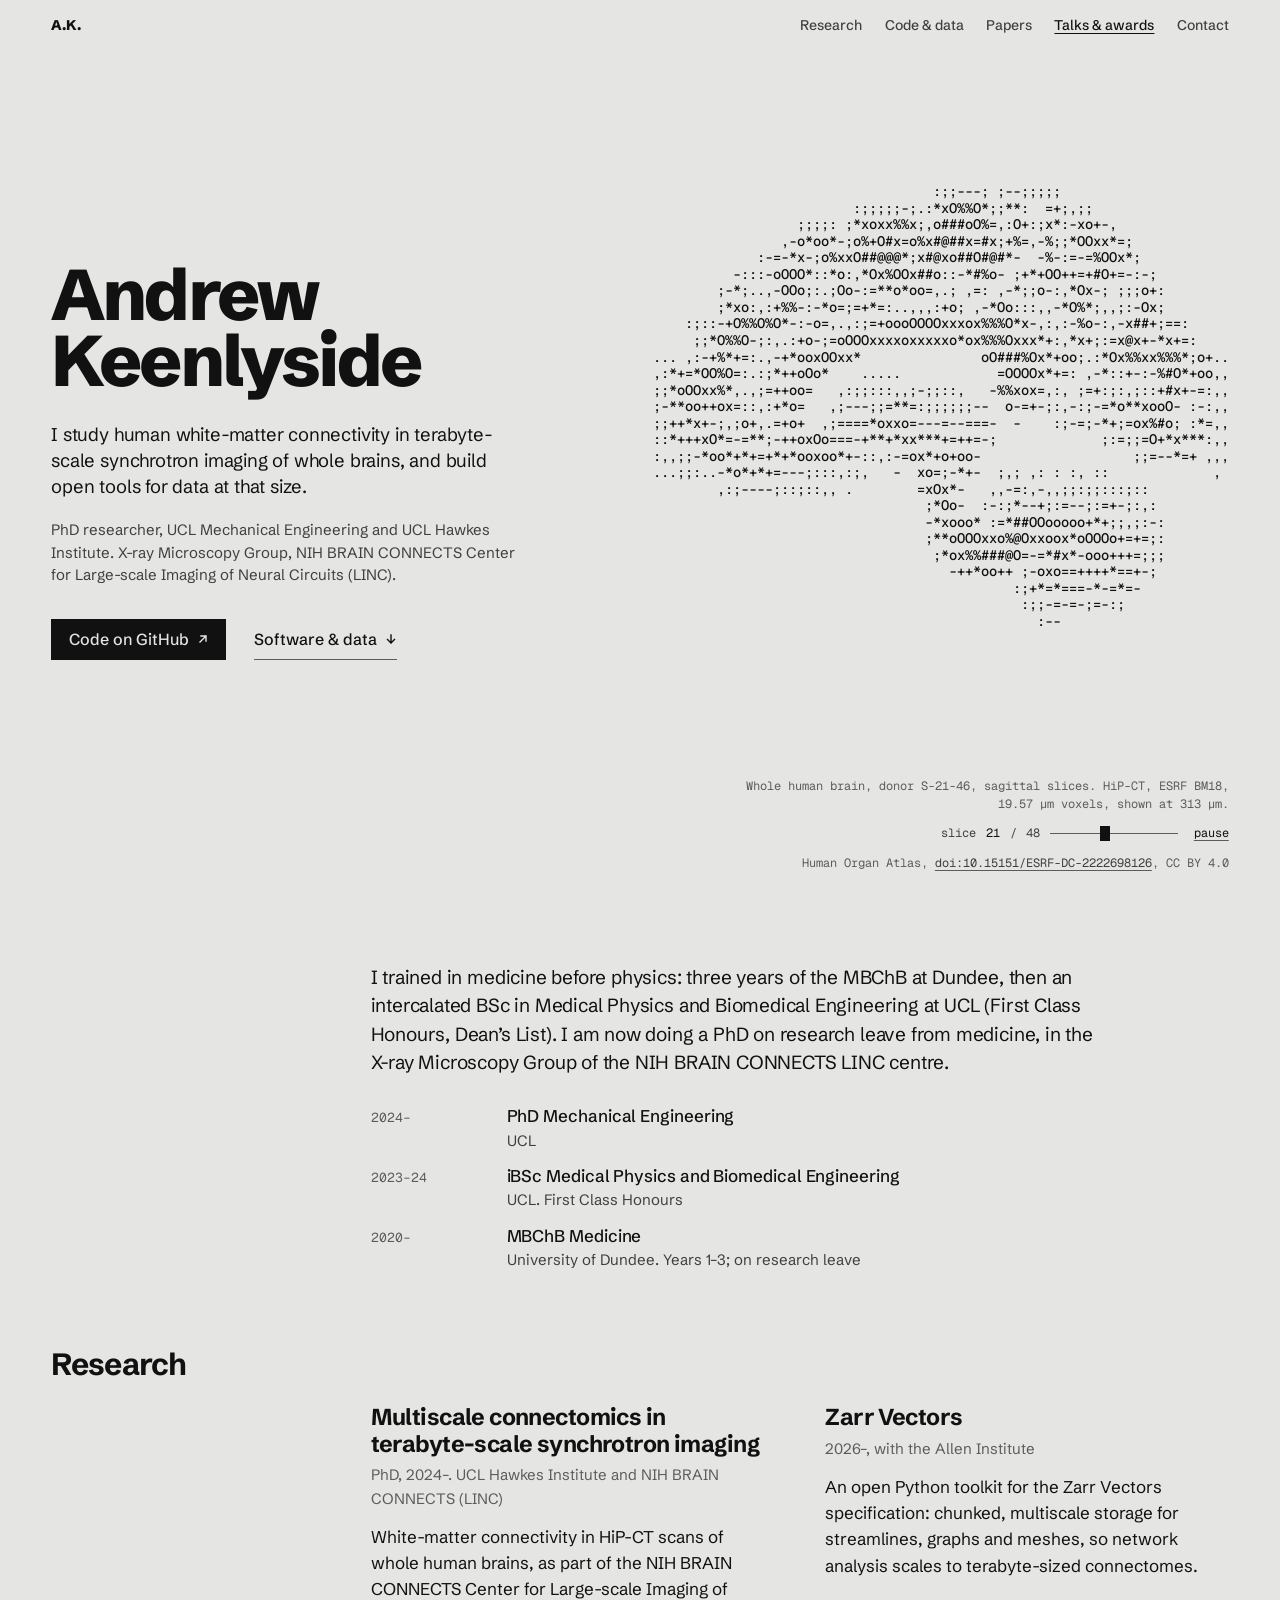
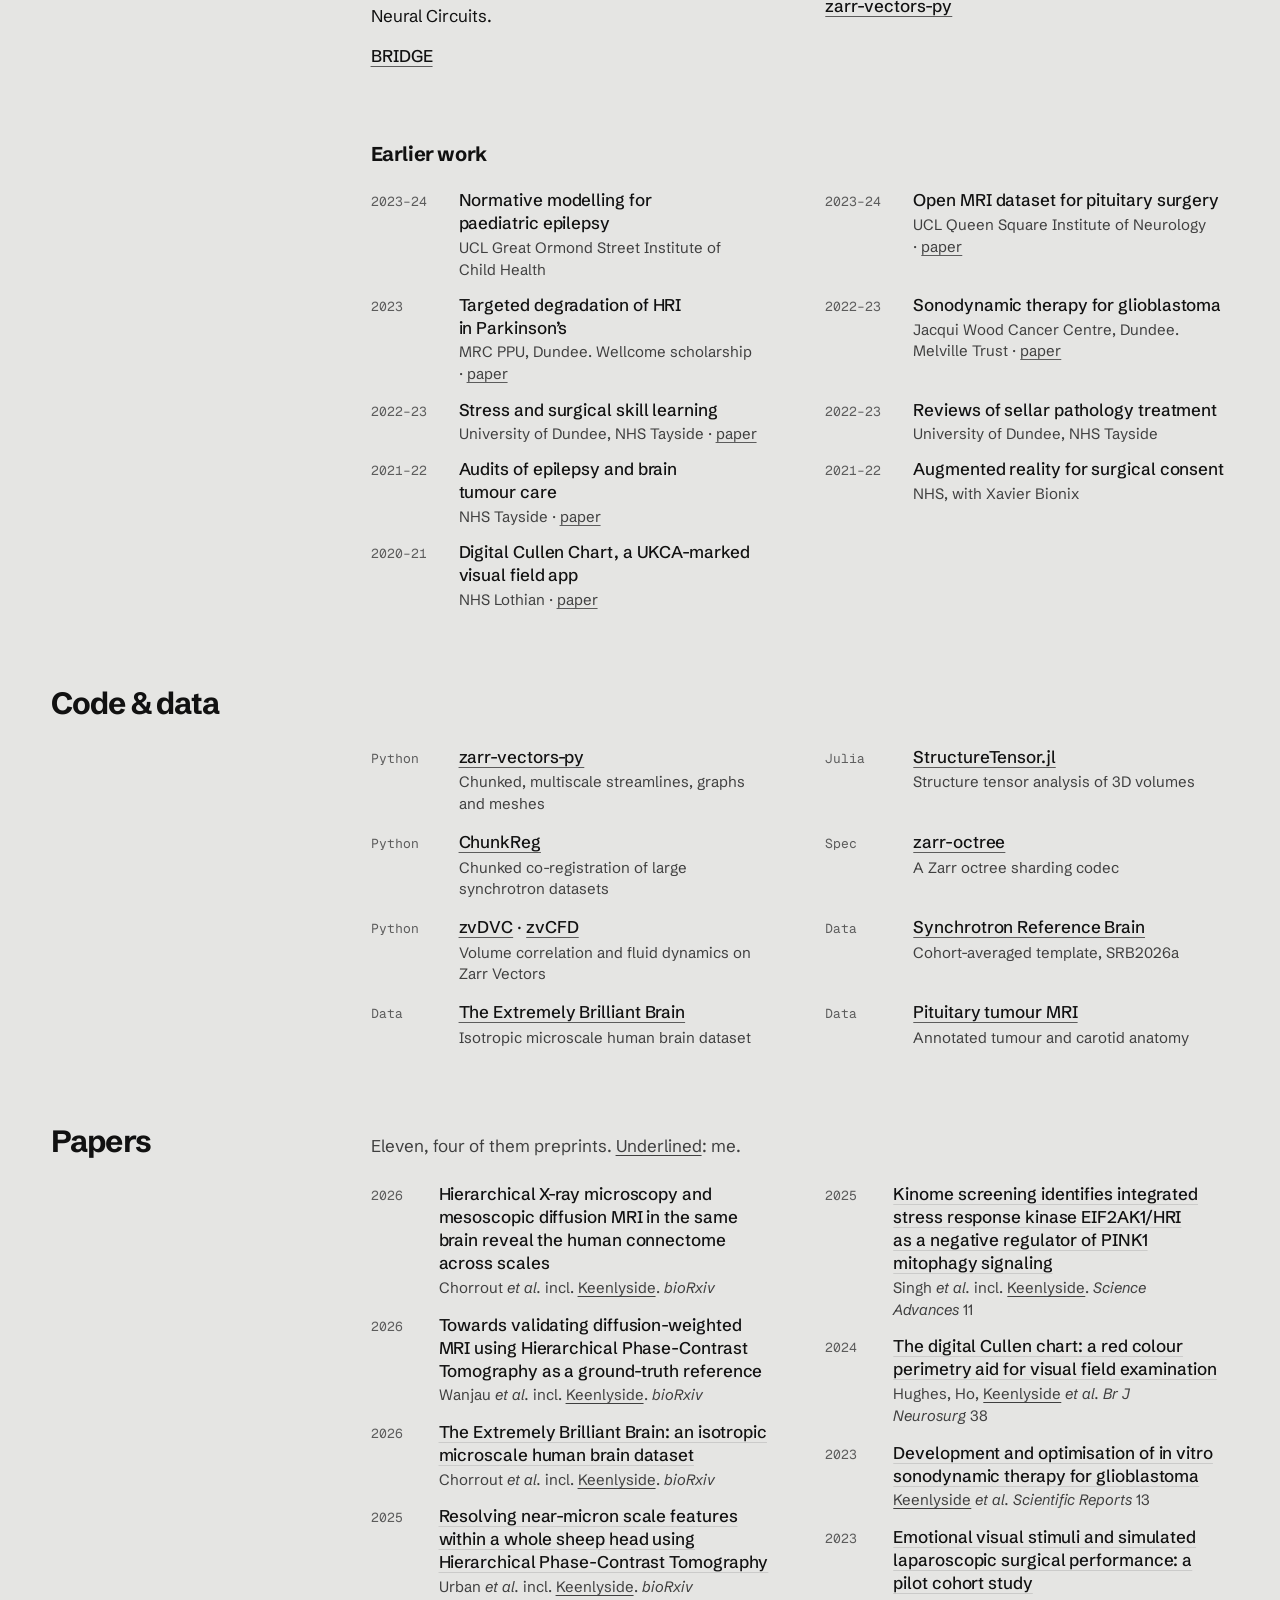
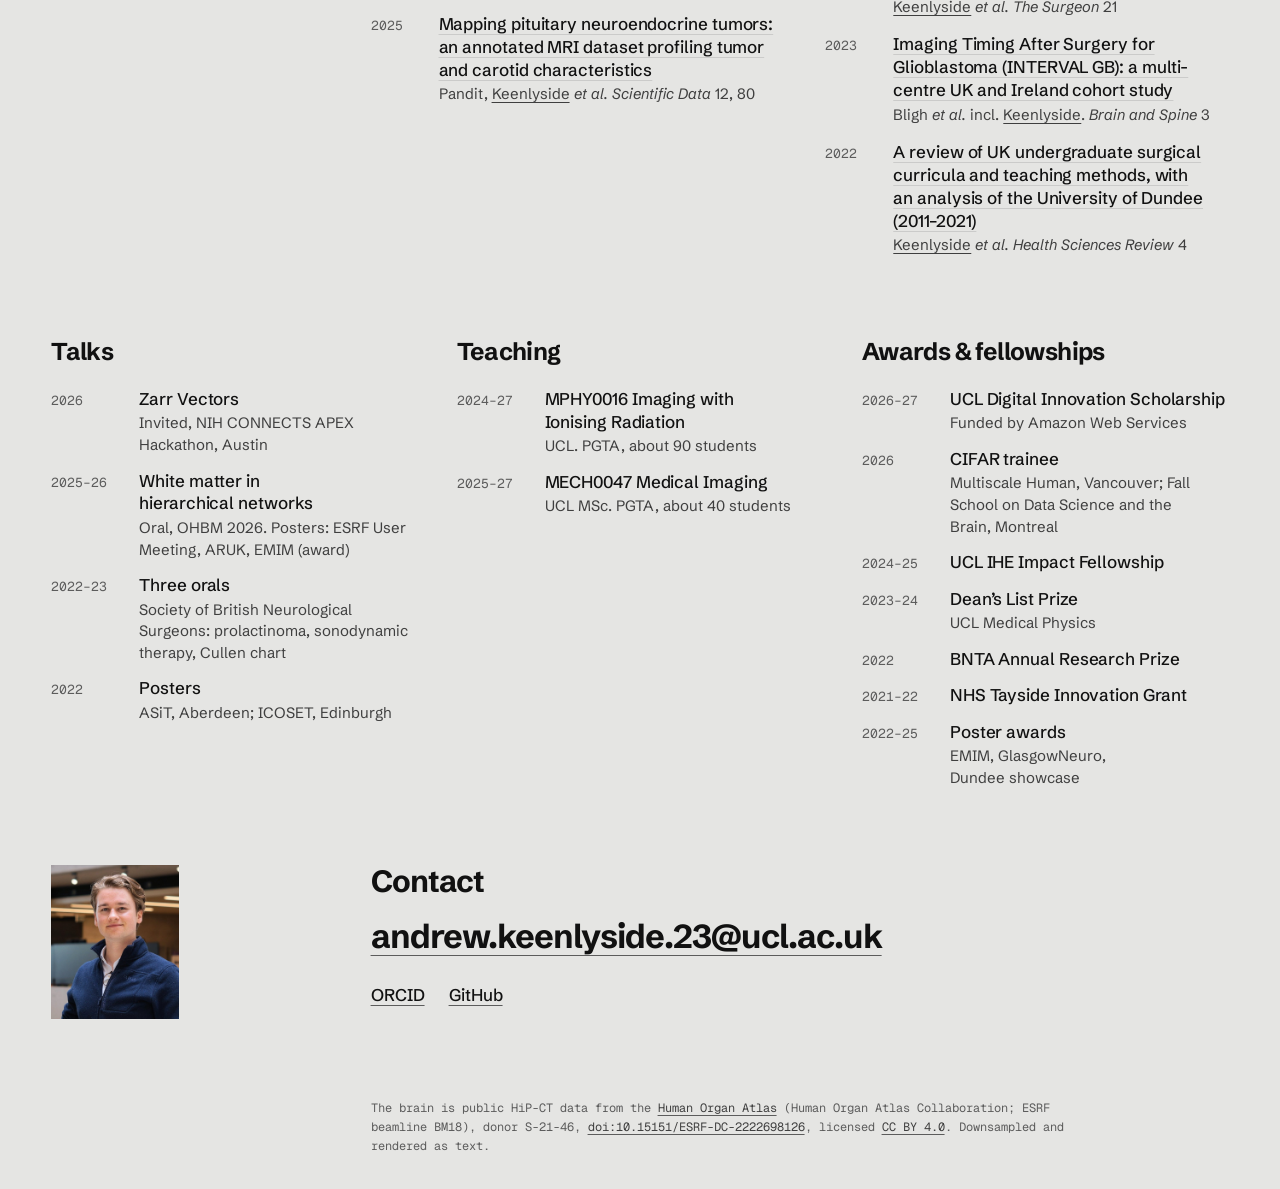
<file: index.html>
<!doctype html>
<html lang="en-GB">
<head>
<meta charset="utf-8">
<meta name="viewport" content="width=device-width, initial-scale=1">
<title>Andrew Keenlyside</title>
<meta name="description" content="PhD researcher at UCL working on human brain connectivity in terabyte-scale synchrotron (HiP-CT) imaging. NIH BRAIN CONNECTS (LINC).">
<meta name="author" content="Andrew Keenlyside">
<meta name="color-scheme" content="light dark">
<meta name="theme-color" content="#e5e5e3" media="(prefers-color-scheme: light)">
<meta name="theme-color" content="#0d0d0d" media="(prefers-color-scheme: dark)">
<meta property="og:title" content="Andrew Keenlyside">
<meta property="og:description" content="Human brain connectivity in terabyte-scale synchrotron imaging. PhD researcher, UCL.">
<meta property="og:type" content="profile">
<meta property="og:url" content="https://andrew-keenlyside.github.io/">
<link rel="canonical" href="https://andrew-keenlyside.github.io/">
<link rel="icon" href="assets/favicon.svg" type="image/svg+xml">
<link rel="preload" href="assets/fonts/SchibstedGrotesk-normal-latin.woff2" as="font" type="font/woff2" crossorigin>
<link rel="preload" href="assets/fonts/GeistMono-normal-latin.woff2" as="font" type="font/woff2" crossorigin>
<link rel="stylesheet" href="css/fonts.css">
<link rel="stylesheet" href="css/site.css">
<script type="application/ld+json">
{"@context":"https://schema.org","@type":"Person","name":"Andrew Keenlyside","url":"https://andrew-keenlyside.github.io/","email":"mailto:andrew.keenlyside.23@ucl.ac.uk","affiliation":{"@type":"Organization","name":"University College London"},"sameAs":["https://orcid.org/0000-0002-6059-2103","https://github.com/Andrew-Keenlyside"]}
</script>
</head>
<body>
<a class="skip" href="#main">Skip to content</a>

<header class="top">
  <a class="mark" href="#top" aria-label="Andrew Keenlyside, back to top">A.K.</a>
  <nav aria-label="Sections">
    <ul>
      <li><a href="#research">Research</a></li>
      <li><a href="#code">Code &amp; data</a></li>
      <li><a href="#papers">Papers</a></li>
      <li><a href="#record">Talks &amp; awards</a></li>
      <li><a href="#contact">Contact</a></li>
    </ul>
  </nav>
</header>

<main id="main">

<section class="hero" id="top" aria-labelledby="name">
  <div class="hero-text">
    <h1 id="name">Andrew Keenlyside</h1>
    <p class="lede">I study human white-matter connectivity in terabyte-scale synchrotron imaging of whole brains, and build open tools for data at that size.</p>
    <p class="where">PhD researcher, UCL Mechanical Engineering and UCL Hawkes Institute. X-ray Microscopy Group, NIH BRAIN CONNECTS Center for Large-scale Imaging of Neural Circuits (LINC).</p>
    <p class="actions">
      <a class="act act-primary" href="https://github.com/Andrew-Keenlyside">Code on GitHub<svg aria-hidden="true" viewBox="0 0 12 12"><path d="M3 9 9 3M4 3h5v5"/></svg></a>
      <a class="act" href="#code">Software &amp; data<svg aria-hidden="true" viewBox="0 0 12 12"><path d="M6 2v8M2.5 6.5 6 10l3.5-3.5"/></svg></a>
    </p>
  </div>

  <figure class="field" id="field" data-src="assets/ascii/hero.json">
    <pre class="ascii" id="hero-ascii" aria-hidden="true"><!--ascii:hero-->








                                                           ----;;
                                                      ::;-+oxxo*+-   :=*+-   ;-----;;
                                               ,::  ,;=*oOO@@@O*=-:   +%#o; :=oOxo+=-;,
                                        ,,   :;-=-:  :=x%%%@@%*;:,    =O@O- :=x#%+-:::::;:
                                     ,:--;,.,-=xx*-,  :=O#@@@#*;      ;x@#=, ;o#o-,:=+****+=;:
                                    ,;-+=-,.,-=O%*-;,  ;o@xx#@%*-  ,:,.=#@+:.;x#=:,-o#Oxxo*+=-;:
                               ::::;-=*x=;, :-+%%x---:.:*@+-*#@x+:,=o+;=#@=,,=OO-:,-O%=:::;:::;-;,
                             :--=++*xxOO=;..;=x###x+==;:+@+:-o##*-:=%#x%@O;,-xO=:,-o#*-;+xOxo*=;:.
                            ,;--=++**+O@o-,,;+%####@#%x*O#+:,=x%O+:;o@#%xx=+OO=:.;o%*;;+#O=;:,  :;-;:
                           ;;------;;-o#%=:,;x%%O%%%%O%O%%*;.,:;+xxoO%xoooxo*-,.:*%*:,-O@%o+;,,:-=*o=;,
                    -==-::;=**oxxxxxx%#@@x;:-O%%%%%oo%%OOO%+;. .,-xoxxooo*-:,..,+OO;.,-O@#*-:;-===+oO=:
                   ;==++=;:;;;;;;;;:;x#@@##%%%OxO%%x+OOOOOOO+:.:*o*ooxxoo,....,=OOx:,:+%#o-;=oo===+O#*;:,
                       -o+;,,,:;-:,;=OO+;;-oO*;,,;+xxO%%Oxxxx*=*Oxo*ooo**;;-==*oooo+:-xxxxo*O#*++*o*+xo=;,
                 :::::;+o=;;-;;*=:;=x+:,,..:-;,,,,.,*xOOxo****oxxxo*+++++*oo*===++++oxx*oxOO%##%x=::=xo+-:
                :--=+*xO+;,;=xxx=::--::-o=:,,.;-oxo*ooxxxo****oxxooo***++++++====--=+****ooxO%%x-,,=o=;;,::,
                 ,,:::-*x+-+xxxOO*-;;=o%%*-;,.:oOxo*oxxOxxxxxxxxxoooxxo*++++=+=------=+++*oxO%O+;:+o-;, :;-:,
                :;;;::,,;+**+-*OO%%OO%%%=:::;=o%OOxxxOO%%OOOOOOOxxxxOOxo**++++===--;;--=++*oxxOxoxO+;::;=*+;:
                :-=**o*=;,,,;=O%%##%%%###%O%%%#%%Ox**oxo+oo++++;;=+--*xxo*++++++===----====**oxOOxxOxooo*+;:,,
             :;;:::;;-+xO*+*O###x=-+x%####%Oxxx*-;-*+;:,:+*:;++:,.,.,+xOx***o**++===+++=+++**xxxOOOxxx+;:,.:--:
            :-++**+=;:;*%%O%###O=:.,:;=*o*-:,,,,.,;*=,..:****+;,.  ,+OOOxxxo*oo**++++*oo*+*ooxOOo-:::;=-:.;+o-,
             :-*O%%%OOOOOO%%##%x*-,   .,::,......,+*+,.,-=-=;,,.  ,=OOOOxxooooxxoo*++*oxxo**oxOOO+===;:.,:-+o+-:
        ;---;;;=x%%%%%%%%%#o-==-;,,,,,.  .......,;+++-;+=--=,,,...=%%OOOOOxxOxxxoooo*ooxOOooxOO%%%%%x=-:,.,;-*+;
        ;-=+*oxOOOOO%%%%%##o;:,, ,;;--;,  .,:,,,-=;:;---=-;=----=o%%%%%%OOxo*+==+*oooxxO%%xxO%%%%%%##O+-;:,,;+=:
          ;--=+*o+--=oOxxO%#%x+-;,,:;=*-:,,-*++*+;,..,;==;::;-+oO%%###x=--    :-oxxxOO%%%OxOO%%%%%%##%o-::,:;-;
            ,,::;==-=*+-;=**xO%%O=;.:-=**++*oxOxo=,...:;;::-+oOO%OOx+;,.    ==+====--=xxxxxxOooO%%ooO%o=:,  ::
                 ,:::,,,.:;-;:-*%o-,,:;---=*xO%%OOo-::;--+*xO%#%O+-;::..  --:...,,.,-xO*+*xx*-:=Ox-:-*O*+-:,
                         ,,,;-+*oo*-,,,:::,:;+xOOxo=;-+oo+oOxo+-;:,...,;=-:,.,=++++oxo-,,::::: :;=-::-**+-;,
                            :;;:::;-:,  ,...,:==+o++*oO+xxo-:,:,,,,.,+x+::::-*xxOxo+-;,              :;;;:
                                   ::       ,;=-;=**xxO*+;,,.,,:;;=+oxOxxxOOOo*=-;,,,,
                                          .,;+x+=+*xo+-;:,,..::-o%%xoxo+-;+xo;...     ;,  ,.;:=+:,:,,*
                                  ::::;;;;;-+oxooxx*-,:;::,,::oxo+=xOx-;,:--;   ;;::;-;;, -;;:+*+=:;-;
                                ::::,:-===*ooxxxxOx+: ::;;=*oo+-;-+ooo=;     ;:;-*-;;:::-++:-=oo==+*==;
                                   ::;=+*oOO%OOxxxxoo****oxx*-:;;;-;;;    ;::,=*+--;,,;+xo+-*O==*Oxo*=-
                               ,:;;--+oOOxo*+==oOx+++oxooooo-;,,::        :=;=+=;---;;ox*oox#Oxx%o***=-
                               ,:;;-=+*+=-;;;:;=O-;;;-+**=-=-:,         ;,;*=;;:;+****oO###Ox*==+oo-;;;
                                 ,::;;;;:,,;;-=*x=:,::;--;::,,         ,,:=-:,:+o%%%##OOxo**==-;;==---:
                                           ,::;;;==--;:,,,.            :;;;  :-*xxo*+=-+=+=-;-+**oo+==;
                                             ,,,,,:;;;,                     ;;=+*ooxOOO%OOxoxOo*oo**+-
                                                                           :::+***o*=-=+o*+ooo**+-==-:
                                                                              :;:-=*O%Oxoxo+=--=**++:
                                                                            ,:;:,,;==ox*++==++--;-:
                                                                                ;-::-=++===-,--;-
                                                                                      -:=-;;:








<!--/ascii:hero--></pre>
    <figcaption class="readout">
      <span class="ro-label">Whole human brain, donor S-21-46, sagittal slices. HiP-CT, ESRF BM18, 19.57&nbsp;µm voxels, shown at 313&nbsp;µm.</span>
      <span class="ro-controls">
        <label class="slice" for="slice">slice <output id="slice-out">14</output>/<span id="slice-of">48</span>
          <input id="slice" type="range" min="0" max="47" value="14" step="1" aria-label="Brain slice, left to right">
        </label>
        <button class="pause" id="pause" type="button" aria-pressed="false">pause</button>
      </span>
      <span class="ro-credit">Human Organ Atlas, <a href="https://doi.org/10.15151/ESRF-DC-2222698126">doi:10.15151/ESRF-DC-2222698126</a>, CC&nbsp;BY&nbsp;4.0</span>
    </figcaption>
  </figure>
</section>

<section class="about" aria-labelledby="about-h">
  <h2 id="about-h" class="vh">About</h2>
  <p class="about-prose">I trained in medicine before physics: three years of the MBChB at Dundee, then an intercalated BSc in Medical Physics and Biomedical Engineering at UCL (First Class Honours, Dean’s List). I am now doing a PhD on research leave from medicine, in the X-ray Microscopy Group of the NIH BRAIN CONNECTS LINC centre.</p>
  <dl class="grid path">
    <div><dt>2024–</dt><dd><b>PhD Mechanical Engineering</b><span>UCL</span></dd></div>
    <div><dt>2023–24</dt><dd><b>iBSc Medical Physics and Biomedical Engineering</b><span>UCL. First Class Honours</span></dd></div>
    <div><dt>2020–</dt><dd><b>MBChB Medicine</b><span>University of Dundee. Years 1–3; on research leave</span></dd></div>
  </dl>
</section>

<section id="research" aria-labelledby="research-h">
  <div class="sec-head">
    <h2 id="research-h">Research</h2>
  </div>

  <div class="lead-work">
    <article id="phd">
      <h3>Multiscale connectomics in terabyte-scale synchrotron imaging</h3>
      <p class="org">PhD, 2024–. UCL Hawkes Institute and NIH BRAIN CONNECTS (LINC)</p>
      <p>White-matter connectivity in HiP-CT scans of whole human brains, as part of the NIH BRAIN CONNECTS Center for Large-scale Imaging of Neural Circuits.</p>
      <p><a class="go" href="bridge/">BRIDGE</a></p>
    </article>
    <article id="zarr-vectors">
      <h3>Zarr Vectors</h3>
      <p class="org">2026–, with the Allen Institute</p>
      <p>An open Python toolkit for the Zarr Vectors specification: chunked, multiscale storage for streamlines, graphs and meshes, so network analysis scales to terabyte-sized connectomes.</p>
      <p><a class="go" href="https://github.com/AllenInstitute/zarr-vectors-py">zarr-vectors-py</a></p>
    </article>
  </div>

  <h3 class="sub">Earlier work</h3>
  <dl class="grid rows tight two">
    <div><dt>2023–24</dt><dd><b>Normative modelling for paediatric epilepsy</b><span>UCL Great Ormond Street Institute of Child Health</span></dd></div>
    <div><dt>2023–24</dt><dd><b>Open MRI dataset for pituitary surgery</b><span>UCL Queen Square Institute of Neurology · <a href="#p-pandit">paper</a></span></dd></div>
    <div><dt>2023</dt><dd><b>Targeted degradation of HRI in Parkinson’s</b><span>MRC PPU, Dundee. Wellcome scholarship · <a href="#p-singh">paper</a></span></dd></div>
    <div><dt>2022–23</dt><dd><b>Sonodynamic therapy for glioblastoma</b><span>Jacqui Wood Cancer Centre, Dundee. Melville Trust · <a href="#p-sdt">paper</a></span></dd></div>
    <div><dt>2022–23</dt><dd><b>Stress and surgical skill learning</b><span>University of Dundee, NHS Tayside · <a href="#p-surgeon">paper</a></span></dd></div>
    <div><dt>2022–23</dt><dd><b>Reviews of sellar pathology treatment</b><span>University of Dundee, NHS Tayside</span></dd></div>
    <div><dt>2021–22</dt><dd><b>Audits of epilepsy and brain tumour care</b><span>NHS Tayside · <a href="#p-bligh">paper</a></span></dd></div>
    <div><dt>2021–22</dt><dd><b>Augmented reality for surgical consent</b><span>NHS, with Xavier Bionix</span></dd></div>
    <div><dt>2020–21</dt><dd><b>Digital Cullen Chart, a UKCA-marked visual field app</b><span>NHS Lothian · <a href="#p-cullen">paper</a></span></dd></div>
  </dl>
</section>

<section id="code" aria-labelledby="code-h">
  <div class="sec-head">
    <h2 id="code-h">Code &amp; data</h2>
  </div>
  <dl class="grid rows tight two">
    <div><dt>Python</dt><dd><a href="https://github.com/AllenInstitute/zarr-vectors-py"><b>zarr-vectors-py</b></a><span>Chunked, multiscale streamlines, graphs and meshes</span></dd></div>
    <div><dt>Julia</dt><dd><a href="https://github.com/Andrew-Keenlyside/StructureTensor.jl"><b>StructureTensor.jl</b></a><span>Structure tensor analysis of 3D volumes</span></dd></div>
    <div><dt>Python</dt><dd><a href="https://github.com/Andrew-Keenlyside/ChunkReg"><b>ChunkReg</b></a><span>Chunked co-registration of large synchrotron datasets</span></dd></div>
    <div><dt>Spec</dt><dd><a href="https://github.com/Andrew-Keenlyside/zarr-octree"><b>zarr-octree</b></a><span>A Zarr octree sharding codec</span></dd></div>
    <div><dt>Python</dt><dd><a href="https://github.com/Andrew-Keenlyside/zvDVC"><b>zvDVC</b></a> · <a href="https://github.com/Andrew-Keenlyside/zvCFD"><b>zvCFD</b></a><span>Volume correlation and fluid dynamics on Zarr Vectors</span></dd></div>
    <div><dt>Data</dt><dd><a href="https://github.com/Andrew-Keenlyside/Synchrotron_Reference_Brain"><b>Synchrotron Reference Brain</b></a><span>Cohort-averaged template, SRB2026a</span></dd></div>
    <div><dt>Data</dt><dd><a href="https://doi.org/10.64898/2026.01.27.702076"><b>The Extremely Brilliant Brain</b></a><span>Isotropic microscale human brain dataset</span></dd></div>
    <div><dt>Data</dt><dd><a href="https://doi.org/10.1038/s41597-024-04218-8"><b>Pituitary tumour MRI</b></a><span>Annotated tumour and carotid anatomy</span></dd></div>
  </dl>
</section>

<section id="papers" aria-labelledby="papers-h">
  <div class="sec-head">
    <h2 id="papers-h">Papers</h2>
    <p>Eleven, four of them preprints. <u>Underlined</u>: me.</p>
  </div>
  <ol class="grid rows tight pubs two-flow" reversed>
    <li id="p-chorrout-linc"><span class="y">2026</span><div><b>Hierarchical X-ray microscopy and mesoscopic diffusion MRI in the same brain reveal the human connectome across scales</b><span>Chorrout <i>et al.</i> incl. <u>Keenlyside</u>. <i>bioRxiv</i></span></div></li>
    <li id="p-wanjau"><span class="y">2026</span><div><b>Towards validating diffusion-weighted MRI using Hierarchical Phase-Contrast Tomography as a ground-truth reference</b><span>Wanjau <i>et al.</i> incl. <u>Keenlyside</u>. <i>bioRxiv</i></span></div></li>
    <li id="p-ebb"><span class="y">2026</span><div><b><a href="https://doi.org/10.64898/2026.01.27.702076">The Extremely Brilliant Brain: an isotropic microscale human brain dataset</a></b><span>Chorrout <i>et al.</i> incl. <u>Keenlyside</u>. <i>bioRxiv</i></span></div></li>
    <li id="p-urban"><span class="y">2025</span><div><b><a href="https://doi.org/10.64898/2025.12.15.694379">Resolving near-micron scale features within a whole sheep head using Hierarchical Phase-Contrast Tomography</a></b><span>Urban <i>et al.</i> incl. <u>Keenlyside</u>. <i>bioRxiv</i></span></div></li>
    <li id="p-pandit"><span class="y">2025</span><div><b><a href="https://doi.org/10.1038/s41597-024-04218-8">Mapping pituitary neuroendocrine tumors: an annotated MRI dataset profiling tumor and carotid characteristics</a></b><span>Pandit, <u>Keenlyside</u> <i>et al.</i> <i>Scientific Data</i> 12, 80</span></div></li>
    <li id="p-singh"><span class="y">2025</span><div><b><a href="https://doi.org/10.1126/sciadv.adn2528">Kinome screening identifies integrated stress response kinase EIF2AK1/HRI as a negative regulator of PINK1 mitophagy signaling</a></b><span>Singh <i>et al.</i> incl. <u>Keenlyside</u>. <i>Science Advances</i> 11</span></div></li>
    <li id="p-cullen"><span class="y">2024</span><div><b><a href="https://doi.org/10.1080/02688697.2021.2014782">The digital Cullen chart: a red colour perimetry aid for visual field examination</a></b><span>Hughes, Ho, <u>Keenlyside</u> <i>et al.</i> <i>Br J Neurosurg</i> 38</span></div></li>
    <li id="p-sdt"><span class="y">2023</span><div><b><a href="https://doi.org/10.1038/s41598-023-47562-2">Development and optimisation of in vitro sonodynamic therapy for glioblastoma</a></b><span><u>Keenlyside</u> <i>et al.</i> <i>Scientific Reports</i> 13</span></div></li>
    <li id="p-surgeon"><span class="y">2023</span><div><b><a href="https://doi.org/10.1016/j.surge.2023.06.004">Emotional visual stimuli and simulated laparoscopic surgical performance: a pilot cohort study</a></b><span><u>Keenlyside</u> <i>et al.</i> <i>The Surgeon</i> 21</span></div></li>
    <li id="p-bligh"><span class="y">2023</span><div><b><a href="https://doi.org/10.1016/j.bas.2023.102127">Imaging Timing After Surgery for Glioblastoma (INTERVAL GB): a multi-centre UK and Ireland cohort study</a></b><span>Bligh <i>et al.</i> incl. <u>Keenlyside</u>. <i>Brain and Spine</i> 3</span></div></li>
    <li id="p-curricula"><span class="y">2022</span><div><b><a href="https://doi.org/10.1016/j.hsr.2022.100048">A review of UK undergraduate surgical curricula and teaching methods, with an analysis of the University of Dundee (2011–2021)</a></b><span><u>Keenlyside</u> <i>et al.</i> <i>Health Sciences Review</i> 4</span></div></li>
  </ol>
</section>

<section id="record" aria-labelledby="record-h">
  <h2 id="record-h" class="vh">Talks, teaching and awards</h2>
  <div class="cols3">
    <div id="talks">
      <h3 class="col-h">Talks</h3>
      <dl class="grid rows tight">
        <div><dt>2026</dt><dd><b>Zarr Vectors</b><span>Invited, NIH CONNECTS APEX Hackathon, Austin</span></dd></div>
        <div><dt>2025–26</dt><dd><b>White matter in hierarchical networks</b><span>Oral, OHBM 2026. Posters: ESRF User Meeting, ARUK, EMIM (award)</span></dd></div>
        <div><dt>2022–23</dt><dd><b>Three orals</b><span>Society of British Neurological Surgeons: prolactinoma, sonodynamic therapy, Cullen chart</span></dd></div>
        <div><dt>2022</dt><dd><b>Posters</b><span>ASiT, Aberdeen; ICOSET, Edinburgh</span></dd></div>
      </dl>
    </div>
    <div id="teaching">
      <h3 class="col-h">Teaching</h3>
      <dl class="grid rows tight">
        <div><dt>2024–27</dt><dd><b>MPHY0016 Imaging with Ionising Radiation</b><span>UCL. PGTA, about 90 students</span></dd></div>
        <div><dt>2025–27</dt><dd><b>MECH0047 Medical Imaging</b><span>UCL MSc. PGTA, about 40 students</span></dd></div>
      </dl>
    </div>
    <div id="awards">
      <h3 class="col-h">Awards &amp; fellowships</h3>
      <dl class="grid rows tight">
        <div><dt>2026–27</dt><dd><b>UCL Digital Innovation Scholarship</b><span>Funded by Amazon Web Services</span></dd></div>
        <div><dt>2026</dt><dd><b>CIFAR trainee</b><span>Multiscale Human, Vancouver; Fall School on Data Science and the Brain, Montreal</span></dd></div>
        <div><dt>2024–25</dt><dd><b>UCL IHE Impact Fellowship</b></dd></div>
        <div><dt>2023–24</dt><dd><b>Dean’s List Prize</b><span>UCL Medical Physics</span></dd></div>
        <div><dt>2022</dt><dd><b>BNTA Annual Research Prize</b></dd></div>
        <div><dt>2021–22</dt><dd><b>NHS Tayside Innovation Grant</b></dd></div>
        <div><dt>2022–25</dt><dd><b>Poster awards</b><span>EMIM, GlasgowNeuro, Dundee showcase</span></dd></div>
      </dl>
    </div>
  </div>
</section>

<section id="contact" aria-labelledby="contact-h">
  <img class="face" src="assets/headshot.jpg" width="600" height="720" alt="Andrew Keenlyside" loading="lazy" decoding="async">
  <div>
    <h2 id="contact-h">Contact</h2>
    <p class="mail"><a href="mailto:andrew.keenlyside.23@ucl.ac.uk">andrew.keenlyside.23@ucl.ac.uk</a></p>
    <p class="links"><a href="https://orcid.org/0000-0002-6059-2103">ORCID</a><a href="https://github.com/Andrew-Keenlyside">GitHub</a></p>
  </div>
</section>

</main>

<footer class="foot">
  <p>The brain is public HiP-CT data from the <a href="https://human-organ-atlas.esrf.fr">Human Organ Atlas</a> (Human Organ Atlas Collaboration; ESRF beamline BM18), donor S-21-46, <a href="https://doi.org/10.15151/ESRF-DC-2222698126">doi:10.15151/ESRF-DC-2222698126</a>, licensed <a href="https://creativecommons.org/licenses/by/4.0/">CC&nbsp;BY&nbsp;4.0</a>. Downsampled and rendered as text.</p>
</footer>

<script src="js/site.js" defer></script>
</body>
</html>
</file>
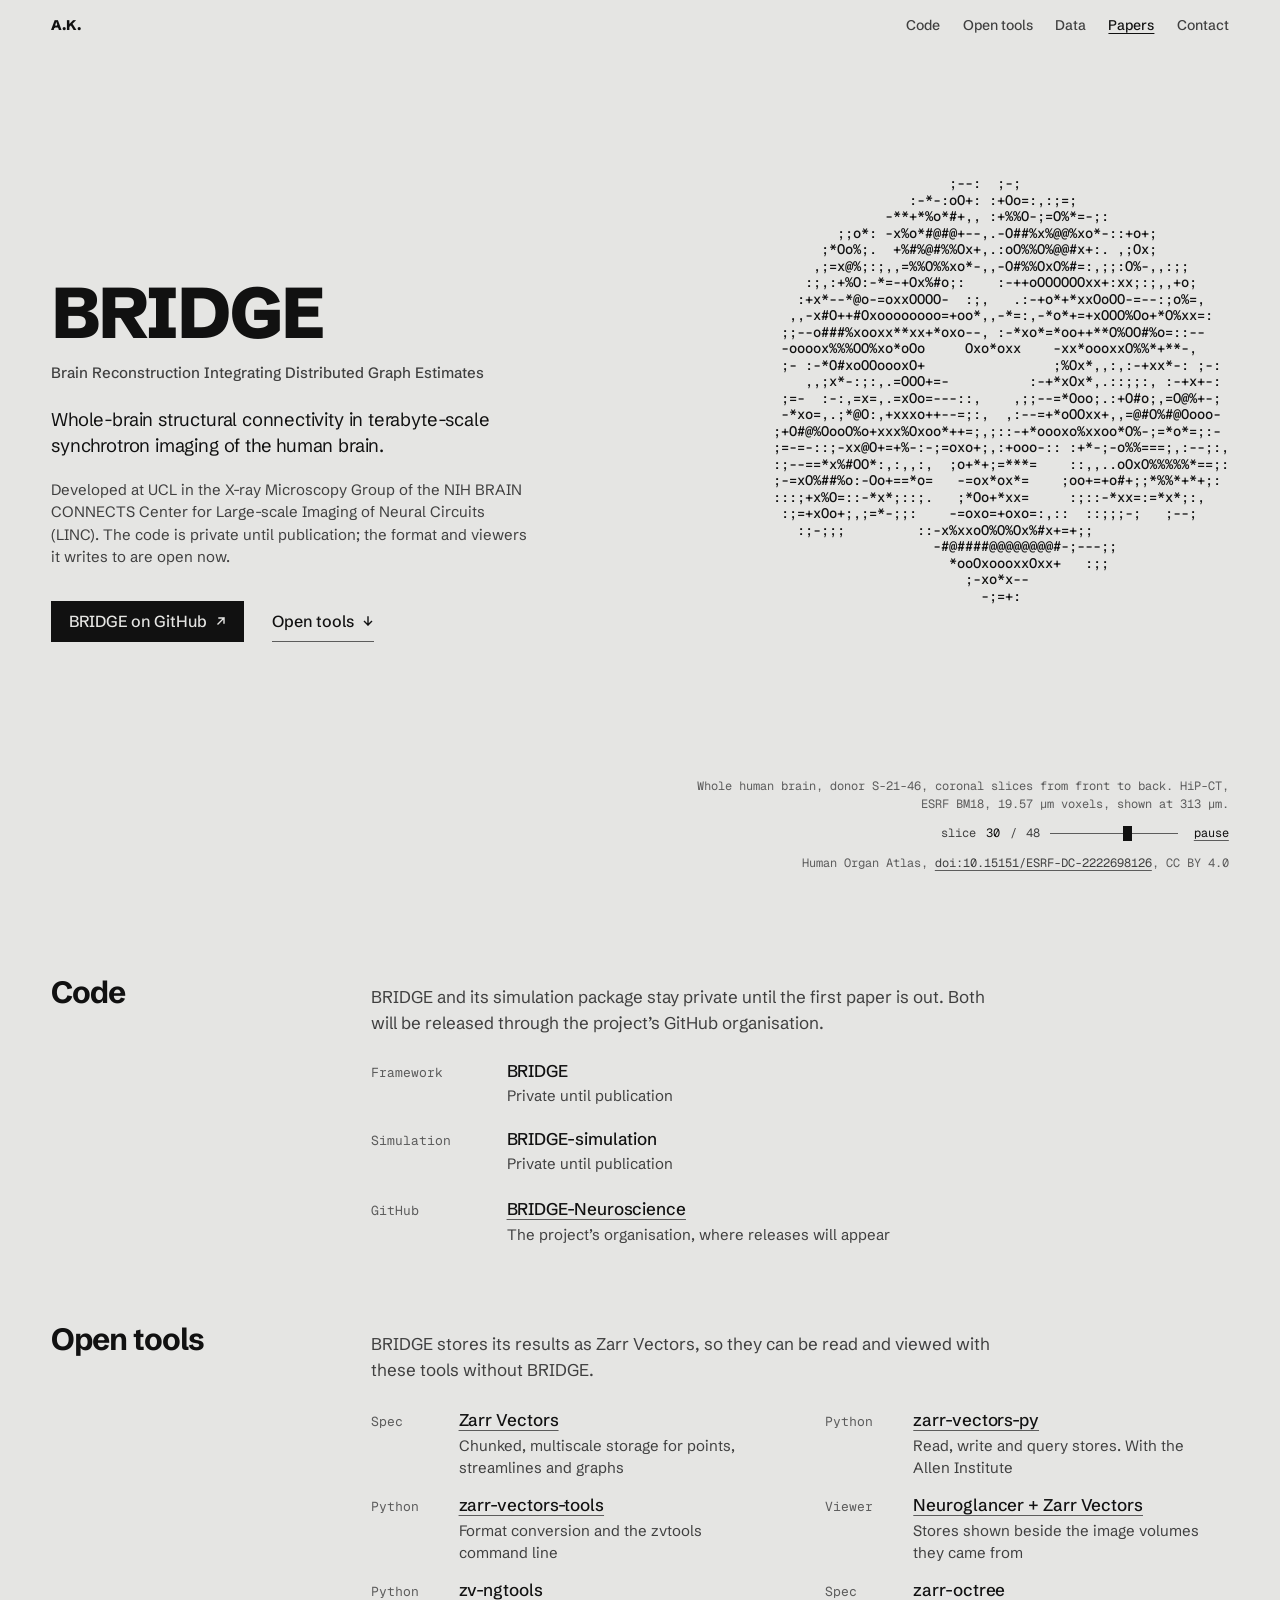
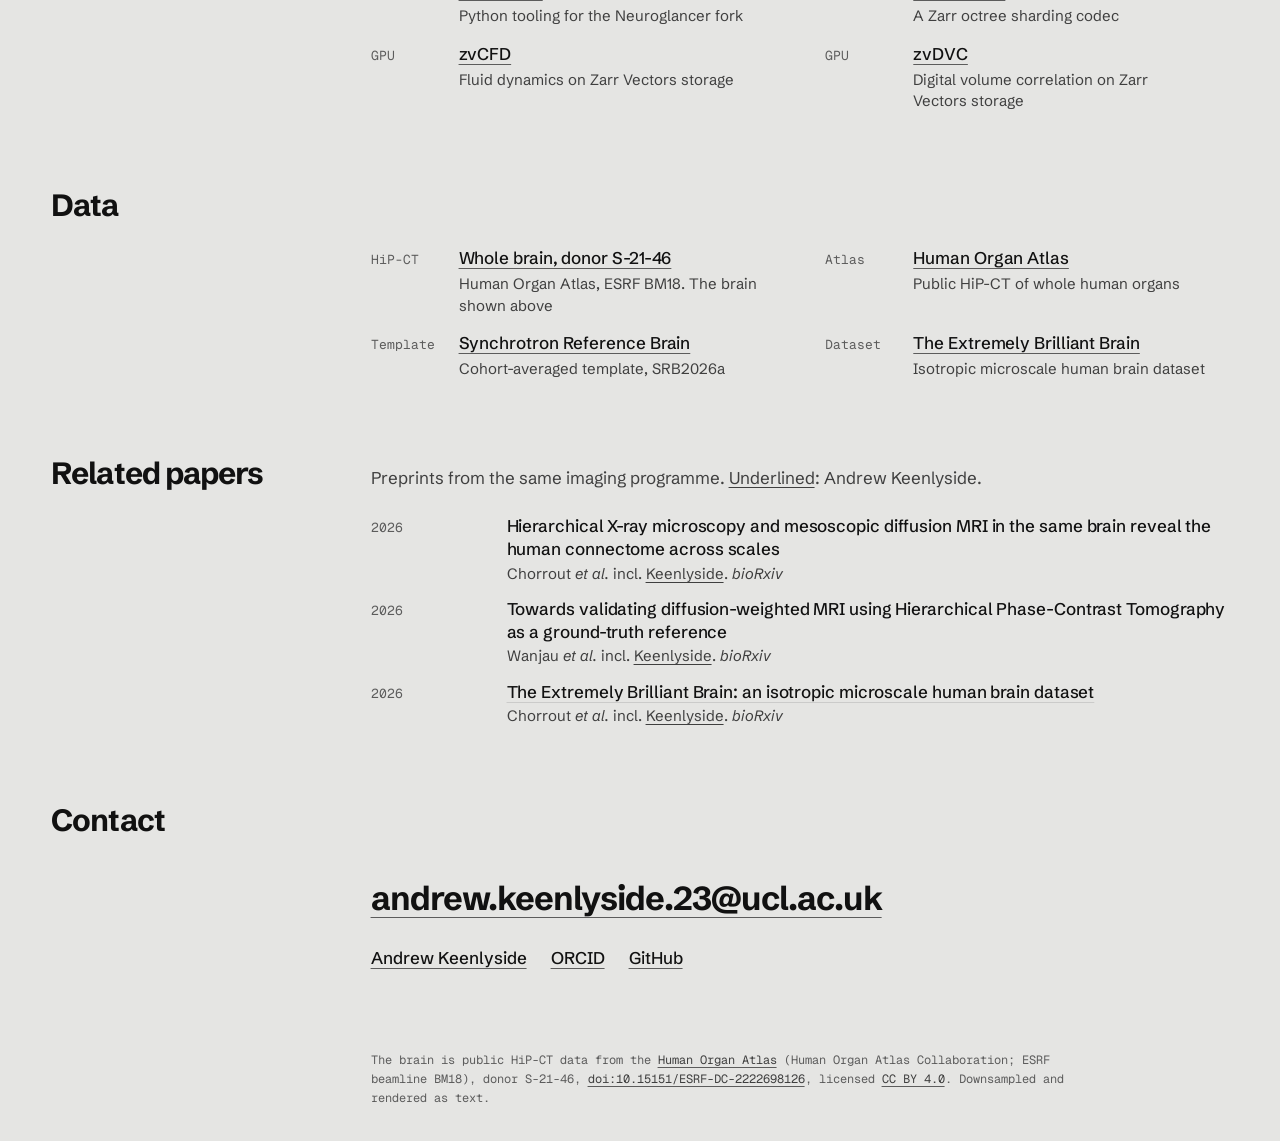
<file: bridge/index.html>
<!doctype html>
<html lang="en-GB">
<head>
<meta charset="utf-8">
<meta name="viewport" content="width=device-width, initial-scale=1">
<title>BRIDGE</title>
<meta name="description" content="BRIDGE: whole-brain structural connectivity in terabyte-scale synchrotron imaging of the human brain. Code, open tools and data.">
<meta name="author" content="Andrew Keenlyside">
<meta name="color-scheme" content="light dark">
<meta name="theme-color" content="#e5e5e3" media="(prefers-color-scheme: light)">
<meta name="theme-color" content="#0d0d0d" media="(prefers-color-scheme: dark)">
<meta property="og:title" content="BRIDGE">
<meta property="og:description" content="Whole-brain structural connectivity in terabyte-scale synchrotron imaging. Code, open tools and data.">
<meta property="og:type" content="website">
<meta property="og:url" content="https://andrew-keenlyside.github.io/bridge/">
<link rel="canonical" href="https://andrew-keenlyside.github.io/bridge/">
<link rel="icon" href="../assets/favicon.svg" type="image/svg+xml">
<link rel="preload" href="../assets/fonts/SchibstedGrotesk-normal-latin.woff2" as="font" type="font/woff2" crossorigin>
<link rel="preload" href="../assets/fonts/GeistMono-normal-latin.woff2" as="font" type="font/woff2" crossorigin>
<link rel="stylesheet" href="../css/fonts.css">
<link rel="stylesheet" href="../css/site.css">
</head>
<body>
<a class="skip" href="#main">Skip to content</a>

<header class="top">
  <a class="mark" href="../" aria-label="Andrew Keenlyside, home">A.K.</a>
  <nav aria-label="Sections">
    <ul>
      <li><a href="#code">Code</a></li>
      <li><a href="#tools">Open tools</a></li>
      <li><a href="#data">Data</a></li>
      <li><a href="#papers">Papers</a></li>
      <li><a href="#contact">Contact</a></li>
    </ul>
  </nav>
</header>

<main id="main">

<section class="hero" id="top" aria-labelledby="name">
  <div class="hero-text">
    <h1 id="name">BRIDGE</h1>
    <p class="expand">Brain Reconstruction Integrating Distributed Graph&nbsp;Estimates</p>
    <p class="lede">Whole-brain structural connectivity in terabyte-scale synchrotron imaging of the human brain.</p>
    <p class="where">Developed at UCL in the X-ray Microscopy Group of the NIH BRAIN CONNECTS Center for Large-scale Imaging of Neural Circuits (LINC). The code is private until publication; the format and viewers it writes to are open now.</p>
    <p class="actions">
      <a class="act act-primary" href="https://github.com/BRIDGE-Neuroscience">BRIDGE on GitHub<svg aria-hidden="true" viewBox="0 0 12 12"><path d="M3 9 9 3M4 3h5v5"/></svg></a>
      <a class="act" href="#tools">Open tools<svg aria-hidden="true" viewBox="0 0 12 12"><path d="M6 2v8M2.5 6.5 6 10l3.5-3.5"/></svg></a>
    </p>
  </div>

  <figure class="field" id="field" data-src="../assets/ascii/bridge.json" data-start="24">
    <pre class="ascii" id="hero-ascii" aria-hidden="true"><!--ascii:bridge-->






                                                     :        :;;:
                                     ::     :::::,.:;--:     :;;;,
                                 :;;-=+-;  ,-**==;,=+**=;,  :--;,    .,,,         ,:::
                               :-+*xOO%O*-, :+O%x**xO%Ox+-.:=++=:   ,;==-:      :-=+*=;,
                              ,;+O#%xox#%*-, ;+O#%%##Oxo=;.:=oOO*=;-+*oxo+-.  ,;=*x%O+;,
                               ;+%#x=;-o%x+-,.-*###%o+=--:  .:=o%%O%%#%x*=:,,.:=+o%@O*+=-:
                         ,:--:.;+xo+-::=Ox+-,,=*##@%+=::,. ,;+ox%####%O+-::;;:;=+x#@@##Oo=;,
                       :;-+xO*--=+=-;,,-xO+-,:=O##@#x+-,,. .:;--=*%@@@#+;,;--;;=x%#@@@#O*=-;:-=-:,
                     ,;-+oO%%#%Oo*+=-;:=OO+;:-x@@@@@@%o+=:.,;;::,:-x@@@#+;-+xo*xO###%x+===+*x%O*-:
                    ,;=*O%%###@@@@##%Oxxxxx+=o@#@#%x+-;::,.,-*+=-=*OOOO%%**%@%xoxO%#%%%%#@@@#Oo+;,
                    :-+x%#@@#%%@##%%OooooxOOOoxxOxo;,.......,:*OOxxo*oo**ooxxO%OxxxO%######x**+-,.,:
                    ,;=+o%#@@##%Oxxxo*oxOxo*++**+o*-;;=+=,. .,;Oxxoo**o*++=++*oO%%OxO%%%#%*+++=:.,-+-:
                 :-;.,;=+*oO%%%%%OxxxOxxo*oo*+*ooooO%#Ox*,...;xx%xxxxxo**oo*+++*oO%OxxOxo*+++=-,.:+xx-,
                ,;*o-:.,;-==+*%%OxxO%Oo**oxx*xxxxOO%#%*=;, ..:-+%%%%%OxOxxxx*+==+*oO%#O-;---;:,:;=x%o-:
                :=oOOxo+;,,,;=*xxxO%x*+*oxOOoo+=- +oxO%%%OooO%#%%Oo*=--+xxOxo++++**xO#@x-,...:=o%##o=;:
                :=o%Oo*+;,  ,=xOx%%O****oxOOxo-:      +*****ooo*     ,:=O%%xo**oxxx%#@@@#O*-;:;=o%#Oo*-:
               :-*O%o=::,;-*x%%%#@@#Oo*oox%##O;,.                    ,:=O%#%xxxOOOOO%#@@@%%#%x*=--+o%O=:
                ;+%#ooxO%###%xooooooxxoooO%%+==:,.                  .:-oxx%OO%Oxo++++ox#@#OO%###OxooO%o-:
                -*%####%Oo=;;-=+++-::-+oxO*oo%%x-:,                ;-+oO%xoxx%Oo-:,...,;*Ox++*oO%##@@%x=:
               :-*O%%x*=;:::;;:;:,...,=o=;-%#%#%o*+==:           :;--+oxxxx---+x=,.     :=**++=--+x%%Ox=:
               -+xxo*+-:.....   ..,,.,**-;;=%%%Oo*=-;;:         ,,,:--*xOxx;-;=+o=:....  ,:::;-;:::;;--;:
               ;;;;::,     ..  ,:::,:*o-=-:;+*OOx*=;::,:       ...,:;=oxx*=+;;-=*o=::::,,.  ...    .,,,,
               :-----=+*+=;,  .;=+==*o=--=-==+x%xx+-;;,;.     .,.,:-=+xOo====;-==o****=:,  ,-++;,.:=*o*=:
              :=*xO%%%%%%x*;  .;*ox*=+--:=++o**O%Oo+=-;:.     ,;:;-=+xO%*++*+=-==*=*=:,.   .:+O%o*oO%#%O;:
              ;+*xOOO#@O=::   .:-;=+=+--;+*ooox%##%o*+-,      :;-=*oO%##xo*o**==-+=++;:..  .;*O@@#%xxOO*=:
              -=++=-*oO#%+,     .;:*-o-;-++oo*xO##@#xo*-,    ,;=***%###%x*+o++==+xox+::,.;.:o#%Oo*+;:;;::
              ;----:,,:-*O*,     ;-ox%+-===-;-*x%##%Ox*-;::  ::=+o%@%Oxxo+;-=++=*%#O+;.  ,-O#x+-:,..,::::,
                  ,,,,,,:+#x-,,,;o%#%*=*+;::::,:;;O%Oo+: :,    ;*x##o,.,,:;;;;;++x#@#xo**o#%*-,   .:-=*+-:
                ,,::;=+ox%%#%Oxx%@@@%%*;,, -:  :,.;oOOo=       =x%x+,,:;;::  -:::+O#@@@@###%+--=+**xxOx=;:
               :;+*oOOxxxx%%##@#####o=-;-;:;  ;:,   +**-       =oo+  ,:::;=+;;:;:-  *#@#%%%####%Oxo+--=-:,
               :;+*+=-;:=o#%####%Oo:+==;-:;;=-;,,               +   ;:;;;;==;;;;-=*  o%OO%%#%*=-;::   ::
               ,:;**===+o%%%##%Ooxx;;;**=;:;-==-;;                   ;-+***+++**xo: *x=;=*x##Oo*+=-;:
                 ,:=++**+=+%@O+;,-*O*+=oxxooxOx=;:                     -+xOOO%%OxooxO+; :-+*%%%%Oxo+-:
                  ,,,,,,;=O@O+; .;=x%Oo++o%##%*=;                       ;-+oxx*;;;+xOo=-:,-*Ox+-;:::,
                    ,:-+x%%%*=, .:-+OOo=:,:-+++;                          ;==- .,;=+*xo+-:-+o=-:,.
                  ,:;+oxx*+oo=;,.,;=*oo*+-:,                                     ,,::;-=-::;;;:,,
                   ;;-=+=;;;--;, .:;--;;;;;:                                      .,,,,,,
                     :::::::,,      .,,::::













<!--/ascii:bridge--></pre>
    <figcaption class="readout">
      <span class="ro-label">Whole human brain, donor S-21-46, coronal slices from front to back. HiP-CT, ESRF BM18, 19.57&nbsp;µm voxels, shown at 313&nbsp;µm.</span>
      <span class="ro-controls">
        <label class="slice" for="slice">slice <output id="slice-out">25</output>/<span id="slice-of">48</span>
          <input id="slice" type="range" min="0" max="47" value="24" step="1" aria-label="Brain slice, front to back">
        </label>
        <button class="pause" id="pause" type="button" aria-pressed="false">pause</button>
      </span>
      <span class="ro-credit">Human Organ Atlas, <a href="https://doi.org/10.15151/ESRF-DC-2222698126">doi:10.15151/ESRF-DC-2222698126</a>, CC&nbsp;BY&nbsp;4.0</span>
    </figcaption>
  </figure>
</section>

<section id="code" aria-labelledby="code-h">
  <div class="sec-head">
    <h2 id="code-h">Code</h2>
    <p>BRIDGE and its simulation package stay private until the first paper is out. Both will be released through the project’s GitHub organisation.</p>
  </div>
  <dl class="grid rows">
    <div><dt>Framework</dt><dd><b>BRIDGE</b><span>Private until publication</span></dd></div>
    <div><dt>Simulation</dt><dd><b>BRIDGE-simulation</b><span>Private until publication</span></dd></div>
    <div><dt>GitHub</dt><dd><a href="https://github.com/BRIDGE-Neuroscience"><b>BRIDGE-Neuroscience</b></a><span>The project’s organisation, where releases will appear</span></dd></div>
  </dl>
</section>

<section id="tools" aria-labelledby="tools-h">
  <div class="sec-head">
    <h2 id="tools-h">Open tools</h2>
    <p>BRIDGE stores its results as Zarr Vectors, so they can be read and viewed with these tools without BRIDGE.</p>
  </div>
  <dl class="grid rows tight two">
    <div><dt>Spec</dt><dd><a href="https://alleninstitute.github.io/zarr_vectors/"><b>Zarr Vectors</b></a><span>Chunked, multiscale storage for points, streamlines and graphs</span></dd></div>
    <div><dt>Python</dt><dd><a href="https://github.com/AllenInstitute/zarr-vectors-py"><b>zarr-vectors-py</b></a><span>Read, write and query stores. With the Allen Institute</span></dd></div>
    <div><dt>Python</dt><dd><a href="https://github.com/AllenInstitute/zarr-vectors-tools"><b>zarr-vectors-tools</b></a><span>Format conversion and the zvtools command line</span></dd></div>
    <div><dt>Viewer</dt><dd><a href="https://github.com/Andrew-Keenlyside/neuroglancer/tree/zarr_vectors_roi_store"><b>Neuroglancer + Zarr Vectors</b></a><span>Stores shown beside the image volumes they came from</span></dd></div>
    <div><dt>Python</dt><dd><a href="https://github.com/Andrew-Keenlyside/zv-ngtools"><b>zv-ngtools</b></a><span>Python tooling for the Neuroglancer fork</span></dd></div>
    <div><dt>Spec</dt><dd><a href="https://github.com/Andrew-Keenlyside/zarr-octree"><b>zarr-octree</b></a><span>A Zarr octree sharding codec</span></dd></div>
    <div><dt>GPU</dt><dd><a href="https://github.com/Andrew-Keenlyside/zvCFD"><b>zvCFD</b></a><span>Fluid dynamics on Zarr Vectors storage</span></dd></div>
    <div><dt>GPU</dt><dd><a href="https://github.com/Andrew-Keenlyside/zvDVC"><b>zvDVC</b></a><span>Digital volume correlation on Zarr Vectors storage</span></dd></div>
  </dl>
</section>

<section id="data" aria-labelledby="data-h">
  <div class="sec-head">
    <h2 id="data-h">Data</h2>
  </div>
  <dl class="grid rows tight two">
    <div><dt>HiP-CT</dt><dd><a href="https://doi.org/10.15151/ESRF-DC-2222698126"><b>Whole brain, donor S-21-46</b></a><span>Human Organ Atlas, ESRF BM18. The brain shown above</span></dd></div>
    <div><dt>Atlas</dt><dd><a href="https://human-organ-atlas.esrf.fr"><b>Human Organ Atlas</b></a><span>Public HiP-CT of whole human organs</span></dd></div>
    <div><dt>Template</dt><dd><a href="https://github.com/Andrew-Keenlyside/Synchrotron_Reference_Brain"><b>Synchrotron Reference Brain</b></a><span>Cohort-averaged template, SRB2026a</span></dd></div>
    <div><dt>Dataset</dt><dd><a href="https://doi.org/10.64898/2026.01.27.702076"><b>The Extremely Brilliant Brain</b></a><span>Isotropic microscale human brain dataset</span></dd></div>
  </dl>
</section>

<section id="papers" aria-labelledby="papers-h">
  <div class="sec-head">
    <h2 id="papers-h">Related papers</h2>
    <p>Preprints from the same imaging programme. <u>Underlined</u>: Andrew Keenlyside.</p>
  </div>
  <ol class="grid rows tight pubs" reversed>
    <li><span class="y">2026</span><div><b>Hierarchical X-ray microscopy and mesoscopic diffusion MRI in the same brain reveal the human connectome across scales</b><span>Chorrout <i>et al.</i> incl. <u>Keenlyside</u>. <i>bioRxiv</i></span></div></li>
    <li><span class="y">2026</span><div><b>Towards validating diffusion-weighted MRI using Hierarchical Phase-Contrast Tomography as a ground-truth reference</b><span>Wanjau <i>et al.</i> incl. <u>Keenlyside</u>. <i>bioRxiv</i></span></div></li>
    <li><span class="y">2026</span><div><b><a href="https://doi.org/10.64898/2026.01.27.702076">The Extremely Brilliant Brain: an isotropic microscale human brain dataset</a></b><span>Chorrout <i>et al.</i> incl. <u>Keenlyside</u>. <i>bioRxiv</i></span></div></li>
  </ol>
</section>

<section id="contact" aria-labelledby="contact-h">
  <div class="sec-head">
    <h2 id="contact-h">Contact</h2>
  </div>
  <p class="mail"><a href="mailto:andrew.keenlyside.23@ucl.ac.uk">andrew.keenlyside.23@ucl.ac.uk</a></p>
  <p class="links"><a href="../">Andrew Keenlyside</a><a href="https://orcid.org/0000-0002-6059-2103">ORCID</a><a href="https://github.com/Andrew-Keenlyside">GitHub</a></p>
</section>

</main>

<footer class="foot">
  <p>The brain is public HiP-CT data from the <a href="https://human-organ-atlas.esrf.fr">Human Organ Atlas</a> (Human Organ Atlas Collaboration; ESRF beamline BM18), donor S-21-46, <a href="https://doi.org/10.15151/ESRF-DC-2222698126">doi:10.15151/ESRF-DC-2222698126</a>, licensed <a href="https://creativecommons.org/licenses/by/4.0/">CC&nbsp;BY&nbsp;4.0</a>. Downsampled and rendered as text.</p>
</footer>

<script src="../js/site.js" defer></script>
</body>
</html>
</file>
<file: css/fonts.css>
/* Self-hosted from Google Fonts (SIL Open Font License). */
@font-face { font-family: "Geist Mono"; font-style: normal; font-weight: 400 500; font-display: swap; src: url("../assets/fonts/GeistMono-normal-latin-ext.woff2") format("woff2"); unicode-range: U+0100-02BA, U+02BD-02C5, U+02C7-02CC, U+02CE-02D7, U+02DD-02FF, U+0304, U+0308, U+0329, U+1D00-1DBF, U+1E00-1E9F, U+1EF2-1EFF, U+2020, U+20A0-20AB, U+20AD-20C4, U+2113, U+2C60-2C7F, U+A720-A7FF; }
@font-face { font-family: "Geist Mono"; font-style: normal; font-weight: 400 500; font-display: swap; src: url("../assets/fonts/GeistMono-normal-latin.woff2") format("woff2"); unicode-range: U+0000-00FF, U+0131, U+0152-0153, U+02BB-02BC, U+02C6, U+02DA, U+02DC, U+0304, U+0308, U+0329, U+2000-206F, U+20AC, U+2122, U+2191, U+2193, U+2212, U+2215, U+FEFF, U+FFFD; }
@font-face { font-family: "Schibsted Grotesk"; font-style: italic; font-weight: 400; font-display: swap; src: url("../assets/fonts/SchibstedGrotesk-italic-latin-ext.woff2") format("woff2"); unicode-range: U+0100-02BA, U+02BD-02C5, U+02C7-02CC, U+02CE-02D7, U+02DD-02FF, U+0304, U+0308, U+0329, U+1D00-1DBF, U+1E00-1E9F, U+1EF2-1EFF, U+2020, U+20A0-20AB, U+20AD-20C4, U+2113, U+2C60-2C7F, U+A720-A7FF; }
@font-face { font-family: "Schibsted Grotesk"; font-style: italic; font-weight: 400; font-display: swap; src: url("../assets/fonts/SchibstedGrotesk-italic-latin.woff2") format("woff2"); unicode-range: U+0000-00FF, U+0131, U+0152-0153, U+02BB-02BC, U+02C6, U+02DA, U+02DC, U+0304, U+0308, U+0329, U+2000-206F, U+20AC, U+2122, U+2191, U+2193, U+2212, U+2215, U+FEFF, U+FFFD; }
@font-face { font-family: "Schibsted Grotesk"; font-style: normal; font-weight: 400 800; font-display: swap; src: url("../assets/fonts/SchibstedGrotesk-normal-latin-ext.woff2") format("woff2"); unicode-range: U+0100-02BA, U+02BD-02C5, U+02C7-02CC, U+02CE-02D7, U+02DD-02FF, U+0304, U+0308, U+0329, U+1D00-1DBF, U+1E00-1E9F, U+1EF2-1EFF, U+2020, U+20A0-20AB, U+20AD-20C4, U+2113, U+2C60-2C7F, U+A720-A7FF; }
@font-face { font-family: "Schibsted Grotesk"; font-style: normal; font-weight: 400 800; font-display: swap; src: url("../assets/fonts/SchibstedGrotesk-normal-latin.woff2") format("woff2"); unicode-range: U+0000-00FF, U+0131, U+0152-0153, U+02BB-02BC, U+02C6, U+02DA, U+02DC, U+0304, U+0308, U+0329, U+2000-206F, U+20AC, U+2122, U+2191, U+2193, U+2212, U+2215, U+FEFF, U+FFFD; }
</file>
<file: css/site.css>
/* Andrew Keenlyside: one brain read as text. Greyscale only. */

:root {
  --ground: #e5e5e3;
  --ink: #111111;
  --ink-2: #3f3f3f;
  --ink-3: #5c5c5c;
  --faint: rgb(17 17 17 / 0.12);
  --sans: "Schibsted Grotesk", "Helvetica Neue", Arial, sans-serif;
  --mono: "Geist Mono", ui-monospace, "SF Mono", Menlo, Consolas, monospace;
  --gutter: clamp(16px, 4vw, 56px);
  --label: 7.25rem;
  --ease: cubic-bezier(0.16, 1, 0.3, 1);
  color-scheme: light;
}
@media (prefers-color-scheme: dark) {
  :root:not([data-theme="light"]) {
    --ground: #0d0d0d;
    --ink: #ececea;
    --ink-2: #bdbdbb;
    --ink-3: #929290;
    --faint: rgb(236 236 234 / 0.14);
    color-scheme: dark;
  }
}
:root[data-theme="dark"] {
  --ground: #0d0d0d;
  --ink: #ececea;
  --ink-2: #bdbdbb;
  --ink-3: #929290;
  --faint: rgb(236 236 234 / 0.14);
  color-scheme: dark;
}

*, *::before, *::after { box-sizing: border-box; }
html { -webkit-text-size-adjust: 100%; text-size-adjust: 100%; scroll-behavior: smooth; scroll-padding-top: 4.5rem; }
@media (prefers-reduced-motion: reduce) { html { scroll-behavior: auto; } }
body {
  margin: 0;
  background: var(--ground);
  color: var(--ink);
  font: 400 1.0625rem/1.55 var(--sans);
  font-kerning: normal;
  -webkit-font-smoothing: antialiased;
  overflow-x: hidden;
}
::selection { background: var(--ink); color: var(--ground); }
html { scrollbar-color: var(--ink-3) var(--ground); scrollbar-width: thin; }

a { color: inherit; text-decoration-line: underline; text-decoration-thickness: 1px; text-underline-offset: 0.22em; text-decoration-color: var(--ink-3); transition: text-decoration-color 0.2s, text-decoration-thickness 0.2s; }
a:hover { text-decoration-color: var(--ink); text-decoration-thickness: 2px; }
:focus-visible { outline: 2px solid var(--ink); outline-offset: 3px; border-radius: 1px; }
b { font-weight: 500; }
u { text-decoration-thickness: 1px; text-underline-offset: 0.18em; }

.vh { position: absolute; width: 1px; height: 1px; overflow: hidden; clip-path: inset(50%); white-space: nowrap; }
.skip { position: absolute; left: var(--gutter); top: -4rem; z-index: 10; background: var(--ink); color: var(--ground); padding: 0.5rem 0.75rem; font: 500 0.875rem var(--sans); }
.skip:focus { top: 0.75rem; }

/* ---------- top bar ---------- */
.top {
  position: sticky; top: 0; z-index: 5;
  display: flex; align-items: baseline; justify-content: space-between; gap: 1.5rem;
  padding: 1rem var(--gutter);
  background: var(--ground);
  font: 500 0.875rem/1.3 var(--sans);
}
.mark { font-weight: 800; text-decoration: none; letter-spacing: -0.01em; }
.top ul { display: flex; flex-wrap: wrap; gap: 0.25rem 1.4rem; margin: 0; padding: 0; list-style: none; }
.top nav a { text-decoration: none; color: var(--ink-2); }
.top nav a:hover, .top nav a[aria-current="true"] { color: var(--ink); text-decoration: underline; text-decoration-thickness: 1px; }

/* ---------- hero ---------- */
.hero {
  position: relative;
  display: grid;
  grid-template-columns: minmax(20rem, 34rem) 1fr;
  align-items: center;
  column-gap: clamp(1rem, 3vw, 3rem);
  min-height: calc(100svh - 3.2rem);
  padding: 0 0 clamp(1.5rem, 3vh, 2.5rem) var(--gutter);
}
.hero-text { position: relative; z-index: 2; padding-block: 2rem; }
h1 {
  margin: 0 0 1.75rem;
  font-weight: 800;
  font-size: clamp(2.75rem, 5.6vw, 5.75rem);
  line-height: 0.92;
  letter-spacing: -0.04em;
  text-wrap: balance;
}
.expand { margin: -0.75rem 0 1.5rem; max-width: 30rem; color: var(--ink-2); font-size: 0.9375rem; font-weight: 500; line-height: 1.4; }
.lede { margin: 0 0 1.25rem; max-width: 30rem; font-size: clamp(1.15rem, 1.35vw, 1.375rem); line-height: 1.4; letter-spacing: -0.01em; text-wrap: pretty; }
.where { margin: 0 0 2rem; max-width: 30rem; color: var(--ink-2); font-size: 0.9375rem; line-height: 1.5; text-wrap: pretty; }
.actions { display: flex; flex-wrap: wrap; gap: 0.75rem 1.75rem; margin: 0; }
.act {
  display: inline-flex; align-items: center; gap: 0.5rem;
  font: 500 1rem/1 var(--sans);
  text-decoration: none;
  padding-block: 0.75rem;
  border-bottom: 1px solid var(--ink-3);
  transition: border-color 0.2s, gap 0.3s var(--ease);
}
.act svg { width: 0.75rem; height: 0.75rem; fill: none; stroke: currentColor; stroke-width: 1.4; stroke-linecap: square; }
.act:hover { border-color: var(--ink); gap: 0.75rem; }
.act-primary { background: var(--ink); color: var(--ground); border: 0; padding-inline: 1.1rem; }
.act-primary:hover { background: var(--ink-2); }

.field { position: relative; margin: 0; min-width: 0; height: 100%; display: grid; grid-template-rows: 1fr auto; }
.field .ascii { align-self: center; justify-self: end; margin-right: var(--gutter); }
.ascii {
  margin: 0;
  font-family: var(--mono);
  font-weight: 500;
  font-size: 9px;
  line-height: 1.2;
  letter-spacing: 0;
  white-space: pre;
  font-variant-ligatures: none;
  font-feature-settings: "liga" 0, "calt" 0;
  color: var(--ink);
  user-select: none;
  overflow: hidden;
}
#hero-ascii { font-size: min(calc((100vw - 38rem) / 72), calc((100svh - 9rem) / 73.2)); cursor: ew-resize; touch-action: pan-y; }

.readout {
  display: flex; flex-wrap: wrap; align-items: baseline; justify-content: flex-end;
  gap: 0.35rem 1.5rem;
  padding: 1rem var(--gutter) 0 0;
  font: 400 0.75rem/1.45 var(--mono);
  color: var(--ink-3);
  text-align: right;
}
.ro-label { max-width: 34rem; }
.ro-controls { display: inline-flex; align-items: center; gap: 1rem; color: var(--ink-2); }
.slice { display: inline-flex; align-items: center; gap: 0.6rem; font-variant-numeric: tabular-nums; }
.slice output { display: inline-block; min-width: 2ch; text-align: right; color: var(--ink); }
.slice input {
  -webkit-appearance: none; appearance: none;
  width: 8rem; height: 1.5rem; margin: 0; background: transparent; cursor: pointer;
}
.slice input::-webkit-slider-runnable-track { height: 1px; background: var(--ink-3); }
.slice input::-moz-range-track { height: 1px; background: var(--ink-3); }
.slice input::-webkit-slider-thumb { -webkit-appearance: none; width: 0.6rem; height: 0.9rem; margin-top: -0.45rem; background: var(--ink); border: 0; border-radius: 0; }
.slice input::-moz-range-thumb { width: 0.6rem; height: 0.9rem; background: var(--ink); border: 0; border-radius: 0; }
.pause {
  font: inherit; color: var(--ink); background: none; border: 0; padding: 0.4rem 0; cursor: pointer;
  text-decoration: underline; text-decoration-thickness: 1px; text-underline-offset: 0.25em; text-decoration-color: var(--ink-3);
}
.pause:hover { text-decoration-color: var(--ink); }
.ro-credit a { color: var(--ink-2); }

/* ---------- sections ---------- */
main > section:not(.hero) {
  display: grid;
  grid-template-columns: minmax(10rem, 1fr) minmax(0, 3.2fr);
  column-gap: clamp(1.5rem, 4vw, 4rem);
  padding: clamp(3rem, 6vw, 5rem) var(--gutter) 0;
  max-width: 96rem;
}
main > section:not(.hero) > * { grid-column: 2; }
main > section:not(.hero) > .sec-head { grid-column: 1 / -1; display: grid; grid-template-columns: subgrid; align-items: baseline; margin-bottom: 1.5rem; }
.sec-head h2 { grid-column: 1; }
.sec-head p { grid-column: 2; margin: 0; max-width: 40rem; color: var(--ink-2); text-wrap: pretty; }
h2 {
  margin: 0;
  font-weight: 700;
  font-size: clamp(1.6rem, 2.4vw, 2.25rem);
  line-height: 1.05;
  letter-spacing: -0.03em;
}
h3, h4 { margin: 0; letter-spacing: -0.015em; }

/* about */
.about { row-gap: 1.75rem; padding-top: clamp(2.5rem, 5vw, 4rem) !important; }
.about-prose { margin: 0; max-width: 46rem; font-size: 1.1875rem; line-height: 1.5; letter-spacing: -0.01em; text-wrap: pretty; }

/* the label grid: when / what, used by every list */
.grid.rows, .grid.path { margin: 0; padding: 0; list-style: none; display: grid; row-gap: 1.35rem; }
.grid.tight, .grid.path { row-gap: 0.85rem; }
.grid dd span:empty { display: none; }
.grid.rows > div, .grid.path > div, .pubs > li {
  display: grid; grid-template-columns: var(--label) minmax(0, 1fr); column-gap: 1.25rem; align-items: baseline;
}
.grid dt, .pubs .y, .when {
  font: 400 0.8125rem/1.5 var(--mono); color: var(--ink-3); font-variant-numeric: tabular-nums;
}
.grid dd { margin: 0; max-width: 46rem; }
.grid dd b, .pubs b { display: block; font-weight: 500; line-height: 1.35; letter-spacing: -0.005em; text-wrap: pretty; }
.grid dd span, .pubs li span { display: block; margin-top: 0.1rem; color: var(--ink-2); font-size: 0.9375rem; line-height: 1.45; text-wrap: pretty; }
.grid dd > a { font-weight: 500; }
.grid dd > a b { display: inline; }
.path { grid-column: 2; }
.path b { font-size: 1.0625rem; }

/* research */
.lead-work { display: grid; grid-template-columns: repeat(2, minmax(0, 1fr)); gap: 2rem clamp(1.5rem, 4vw, 4rem); margin-bottom: clamp(2.5rem, 5vw, 3.5rem); }
.lead-work h3 { font-size: clamp(1.3rem, 1.8vw, 1.6rem); font-weight: 700; line-height: 1.15; letter-spacing: -0.025em; margin: 0 0 0.4rem; text-wrap: balance; }
.lead-work .org { margin: 0 0 0.85rem; color: var(--ink-3); font-size: 0.9375rem; }
.lead-work p { margin: 0 0 0.85rem; max-width: 38rem; text-wrap: pretty; }
.go { font-weight: 500; }
.sub { font-size: 1.25rem; font-weight: 700; letter-spacing: -0.02em; margin: 0 0 1.25rem; }
.two { --label: 4.25rem; grid-template-columns: repeat(2, minmax(0, 1fr)); column-gap: clamp(1.5rem, 4vw, 4rem); }
.two-flow { --label: 3rem; display: block !important; columns: 2; column-gap: clamp(1.5rem, 4vw, 4rem); }
.two-flow > li { break-inside: avoid; margin-bottom: 0.95rem; }
.cols3 { grid-column: 1 / -1 !important; display: grid; grid-template-columns: repeat(3, minmax(0, 1fr)); gap: 2.5rem clamp(1.5rem, 3vw, 3rem); }
.cols3 { --label: 4.25rem; }
.col-h { font-size: clamp(1.35rem, 1.9vw, 1.6rem); font-weight: 700; letter-spacing: -0.025em; margin: 0 0 1.1rem; }


/* papers */
.pubs { counter-reset: none; }
.pubs b a { text-decoration-color: var(--faint); }
.pubs b a:hover { text-decoration-color: var(--ink); }

/* contact */
#contact { align-items: start; padding-bottom: 1rem; }
#contact > .face { grid-column: 1 !important; width: min(100%, 8rem); height: auto; }
#contact h2 { margin-bottom: 1.25rem; }
.mail { margin: 0 0 1.75rem; font-size: clamp(1.35rem, 2.6vw, 2.25rem); font-weight: 700; letter-spacing: -0.03em; line-height: 1.1; overflow-wrap: anywhere; }
.links { display: flex; gap: 1.5rem; margin: 0; font-weight: 500; }

.foot {
  padding: clamp(2.5rem, 5vw, 4rem) var(--gutter) 2rem;
  max-width: 96rem;
  display: grid; grid-template-columns: minmax(10rem, 1fr) minmax(0, 3.2fr); column-gap: clamp(1.5rem, 4vw, 4rem);
}
.foot p { grid-column: 2; margin: 0; max-width: 46rem; font: 400 0.75rem/1.6 var(--mono); color: var(--ink-3); }
.foot a { color: var(--ink-2); }


/* ---------- narrower screens ---------- */
@media (max-width: 1100px) {
  .two { grid-template-columns: 1fr; }
  .two-flow { columns: 1; }
  .cols3 { grid-template-columns: 1fr 1fr; }
  .hero { grid-template-columns: 1fr; min-height: 0; padding: 0; }
  .hero-text { padding: clamp(2rem, 7vw, 3.5rem) var(--gutter) 1.5rem; }
  .field .ascii { justify-self: center; margin-right: 0; }
  #hero-ascii { font-size: calc((100vw - 2 * var(--gutter)) / 72); }
  .readout { justify-content: flex-start; text-align: left; padding: 1rem var(--gutter) 0; }
}
@media (max-width: 860px) {
  :root { --label: 4.75rem; }
  main > section:not(.hero), .foot { grid-template-columns: 1fr; }
  main > section:not(.hero) > *, .foot p { grid-column: 1 !important; }
  main > section:not(.hero) > .sec-head { display: block; }
  .sec-head p { margin-top: 0.85rem; }
  .lead-work, .cols3 { grid-template-columns: 1fr; }
  #contact > .face { width: 6rem; margin-bottom: 1.25rem; }
  .top { flex-direction: column; gap: 0.5rem; padding-block: 0.75rem; }
  .top ul { gap: 0.2rem 1rem; }
  html { scroll-padding-top: 6rem; }
}
@media (max-width: 520px) {
  .grid.rows > div, .grid.path > div, .pubs > li { grid-template-columns: 1fr; row-gap: 0.1rem; }
  .ro-controls { width: 100%; }
  .slice input { flex: 1; }
  .slice { flex: 1; }
}
</file>
